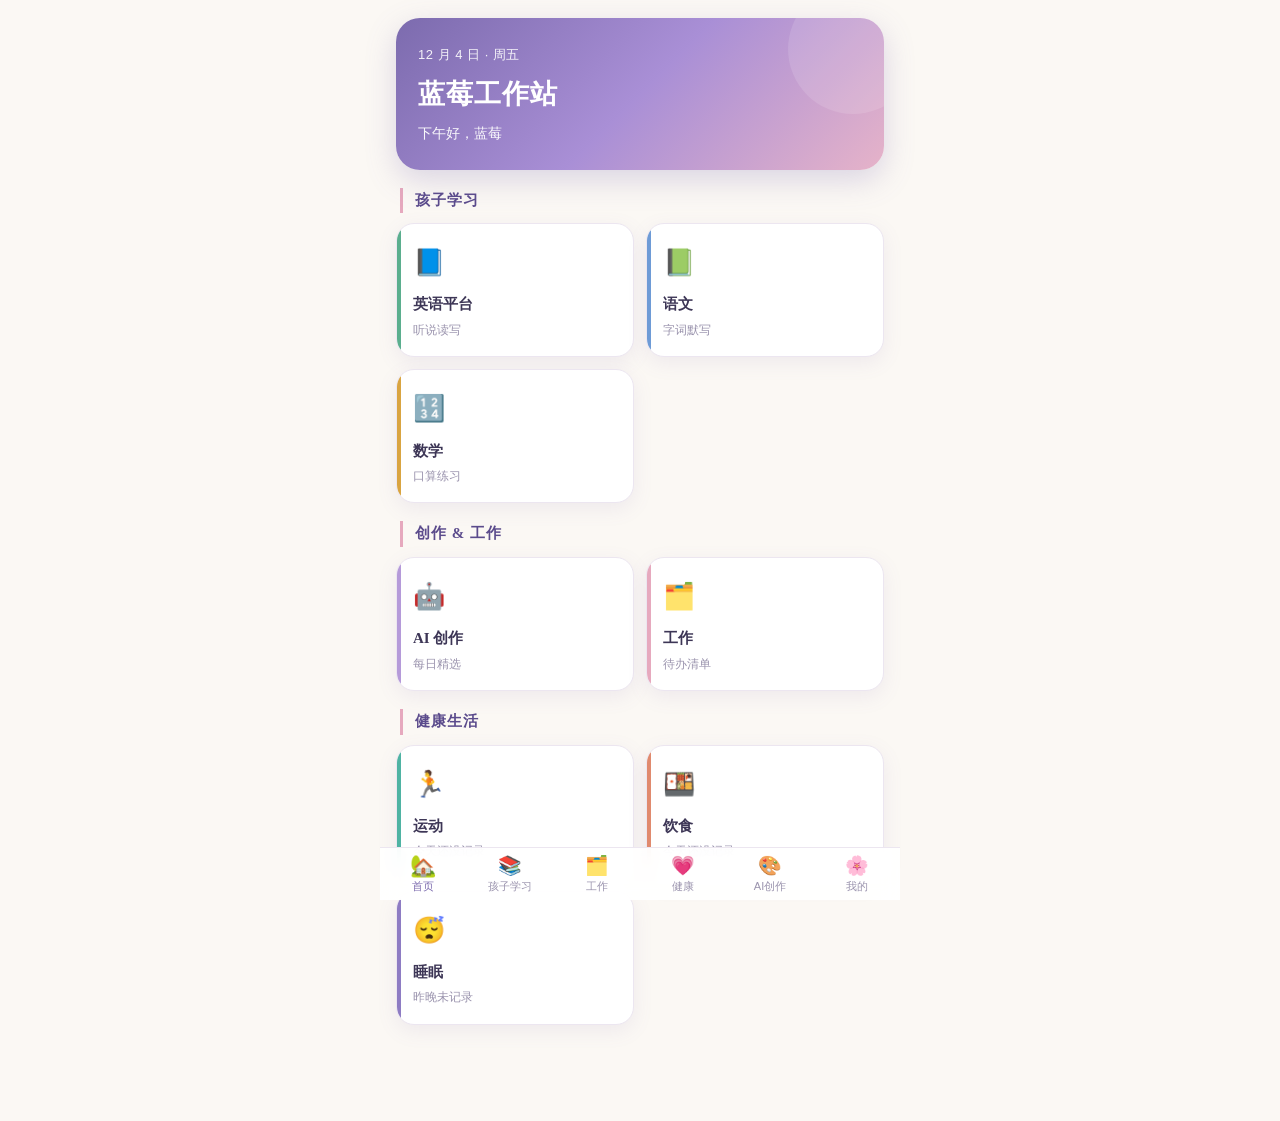
<file: index.html>
<!DOCTYPE html>
<html lang="zh-CN">
<head>
<meta charset="UTF-8">
<meta name="viewport" content="width=device-width, initial-scale=1.0, viewport-fit=cover">
<title>蓝莓工作站</title>
<link rel="manifest" href="manifest.webmanifest">
<link rel="apple-touch-icon" href="icon-192.png">
<link rel="stylesheet" href="assets/style.css?v=3">
</head>
<body>
<div id="app">

  <!-- 首页 -->
  <section class="page active" id="page-home">
    <div class="hero">
      <div class="hero-date" id="heroDate">—</div>
      <h1 class="hero-title">蓝莓工作站</h1>
      <p class="hero-sub" id="heroHello">你好，蓝莓</p>
    </div>
    <div class="zone-wrap" id="zoneGrid"></div>
  </section>

  <!-- 孩子学习 -->
  <section class="page" id="page-learn">
    <div class="topbar"><button class="back" data-go="page-home">‹</button><span>孩子学习</span></div>
    <div class="card-list">
      <div class="module-card" data-accent="green" data-go="page-english"><span class="mc-ico">📘</span><div><div class="mc-title">英语平台</div><div class="mc-sub">译林 3-6 年级 · 听说读写</div></div><span class="mc-arrow">›</span></div>
      <div class="module-card" data-accent="blue" data-go="page-chinese"><span class="mc-ico">📗</span><div><div class="mc-title">语文平台</div><div class="mc-sub">字词默写 · 背诵打卡</div></div><span class="mc-arrow">›</span></div>
      <div class="module-card" data-accent="amber" data-go="page-math"><span class="mc-ico">🔢</span><div><div class="mc-title">数学平台</div><div class="mc-sub">口算练习 · 闯关</div></div><span class="mc-arrow">›</span></div>
    </div>
  </section>

  <!-- 工作 -->
  <section class="page" id="page-work">
    <div class="topbar"><button class="back" data-go="page-home">‹</button><span>工作</span></div>
    <div class="form-row">
      <input id="wkTask" placeholder="今天想完成的一件事…">
      <button class="btn-primary" id="wkAdd">添加</button>
    </div>
    <div class="card-list" id="wkList"></div>
  </section>

  <!-- 健康 -->
  <section class="page" id="page-health">
    <div class="topbar"><button class="back" data-go="page-home">‹</button><span>健康</span></div>
    <div class="card-list">
      <div class="module-card" data-accent="teal" data-go="page-exercise"><span class="mc-ico">🏃</span><div><div class="mc-title">运动记录</div><div class="mc-sub" id="exSummary">今天还没记录</div></div><span class="mc-arrow">›</span></div>
      <div class="module-card" data-accent="coral" data-go="page-diet"><span class="mc-ico">🍱</span><div><div class="mc-title">饮食</div><div class="mc-sub" id="dietSummary">今天还没记录</div></div><span class="mc-arrow">›</span></div>
      <div class="module-card" data-accent="indigo" data-go="page-sleep"><span class="mc-ico">😴</span><div><div class="mc-title">睡眠</div><div class="mc-sub" id="sleepSummary">昨晚未记录</div></div><span class="mc-arrow">›</span></div>
    </div>
  </section>

  <!-- AI 创作 -->
  <section class="page" id="page-ai">
    <div class="topbar"><button class="back" data-go="page-home">‹</button><span>AI 创作</span></div>
    <div class="card-list" id="aiList"></div>
    <p class="hint">聚焦 AI Coding &amp; 具身智能 · 每日精选创作灵感。新日报随时可生成。</p>
  </section>

  <!-- 我的 -->
  <section class="page" id="page-about">
    <div class="topbar"><button class="back" data-go="page-home">‹</button><span>我的</span></div>
    <div class="about">
      <div class="about-avatar">蓝</div>
      <h2>蓝莓工作站</h2>
      <p class="muted">一个链接，装下工作、家庭学习与个人健康。</p>
      <ul class="about-list">
        <li>创作 / 工作：AI 创作日报 · 待办清单</li>
        <li>家庭学习：英语 · 语文 · 数学（孩子学习）</li>
        <li>个人健康：运动 · 饮食 · 睡眠</li>
      </ul>
      <p class="muted small">数据均保存在本机，不上传服务器。</p>
    </div>
  </section>

  <!-- 英语（嵌入） -->
  <section class="page" id="page-english">
    <div class="topbar"><button class="back" data-go="page-learn">‹</button><span>英语平台</span></div>
    <iframe id="englishFrame" class="embed" src="https://guoguo2009.github.io/english-desk/" title="英语平台"></iframe>
  </section>

  <!-- 语文 -->
  <section class="page" id="page-chinese">
    <div class="topbar"><button class="back" data-go="page-learn">‹</button><span>语文 · 字词本</span></div>
    <div class="form-row">
      <input id="cnWord" placeholder="字词，如：蜿蜒">
      <input id="cnPy" placeholder="拼音">
      <input id="cnMean" placeholder="释义">
      <button class="btn-primary" id="cnAdd">添加</button>
    </div>
    <div class="card-list" id="cnList"></div>
  </section>

  <!-- 数学 -->
  <section class="page" id="page-math">
    <div class="topbar"><button class="back" data-go="page-learn">‹</button><span>数学 · 口算</span></div>
    <div class="quiz" id="quizBox"></div>
    <div class="form-row">
      <input id="mathAns" placeholder="答案" inputmode="numeric">
      <button class="btn-primary" id="mathCheck">提交</button>
      <button class="btn-ghost" id="mathNext">下一题</button>
    </div>
    <p class="hint" id="mathResult"></p>
  </section>

  <!-- 运动 -->
  <section class="page" id="page-exercise">
    <div class="topbar"><button class="back" data-go="page-health">‹</button><span>运动记录</span></div>
    <div class="form-row">
      <select id="exType"><option>跑步</option><option>步行</option><option>骑行</option><option>力量</option><option>球类</option><option>其他</option></select>
      <input id="exMin" type="number" placeholder="分钟" inputmode="numeric">
      <button class="btn-primary" id="exAdd">记录</button>
    </div>
    <div class="card-list" id="exList"></div>
  </section>

  <!-- 饮食 -->
  <section class="page" id="page-diet">
    <div class="topbar"><button class="back" data-go="page-health">‹</button><span>饮食</span></div>
    <div class="form-row">
      <select id="dietMeal"><option>早餐</option><option>午餐</option><option>晚餐</option><option>加餐</option></select>
      <input id="dietFood" placeholder="吃了什么">
      <button class="btn-primary" id="dietAdd">记录</button>
    </div>
    <div class="card-list" id="dietList"></div>
  </section>

  <!-- 睡眠 -->
  <section class="page" id="page-sleep">
    <div class="topbar"><button class="back" data-go="page-health">‹</button><span>睡眠</span></div>
    <div class="form-row">
      <input id="slBed" type="time" value="22:30">
      <input id="slWake" type="time" value="07:00">
      <select id="slQuality"><option value="5">质量好</option><option value="4">较好</option><option value="3">一般</option><option value="2">偏差</option><option value="1">很差</option></select>
    </div>
    <div class="form-row">
      <button class="btn-primary" id="slAdd">记录昨晚</button>
    </div>
    <div class="card-list" id="slList"></div>
  </section>

  <!-- 底部导航 -->
  <nav class="tabbar">
    <button class="tab active" data-go="page-home"><span>🏡</span>首页</button>
    <button class="tab" data-go="page-learn"><span>📚</span>孩子学习</button>
    <button class="tab" data-go="page-work"><span>🗂️</span>工作</button>
    <button class="tab" data-go="page-health"><span>💗</span>健康</button>
    <button class="tab" data-go="page-ai"><span>🎨</span>AI创作</button>
    <button class="tab" data-go="page-about"><span>🌸</span>我的</button>
  </nav>

  <div id="installBar" class="install-bar" hidden>
    <span>添加到主屏幕，随时打开蓝莓工作站</span>
    <button id="installBtn">安装</button>
    <button id="installClose">✕</button>
  </div>
</div>
<script src="assets/app.js?v=3"></script>
</body>
</html>
</file>
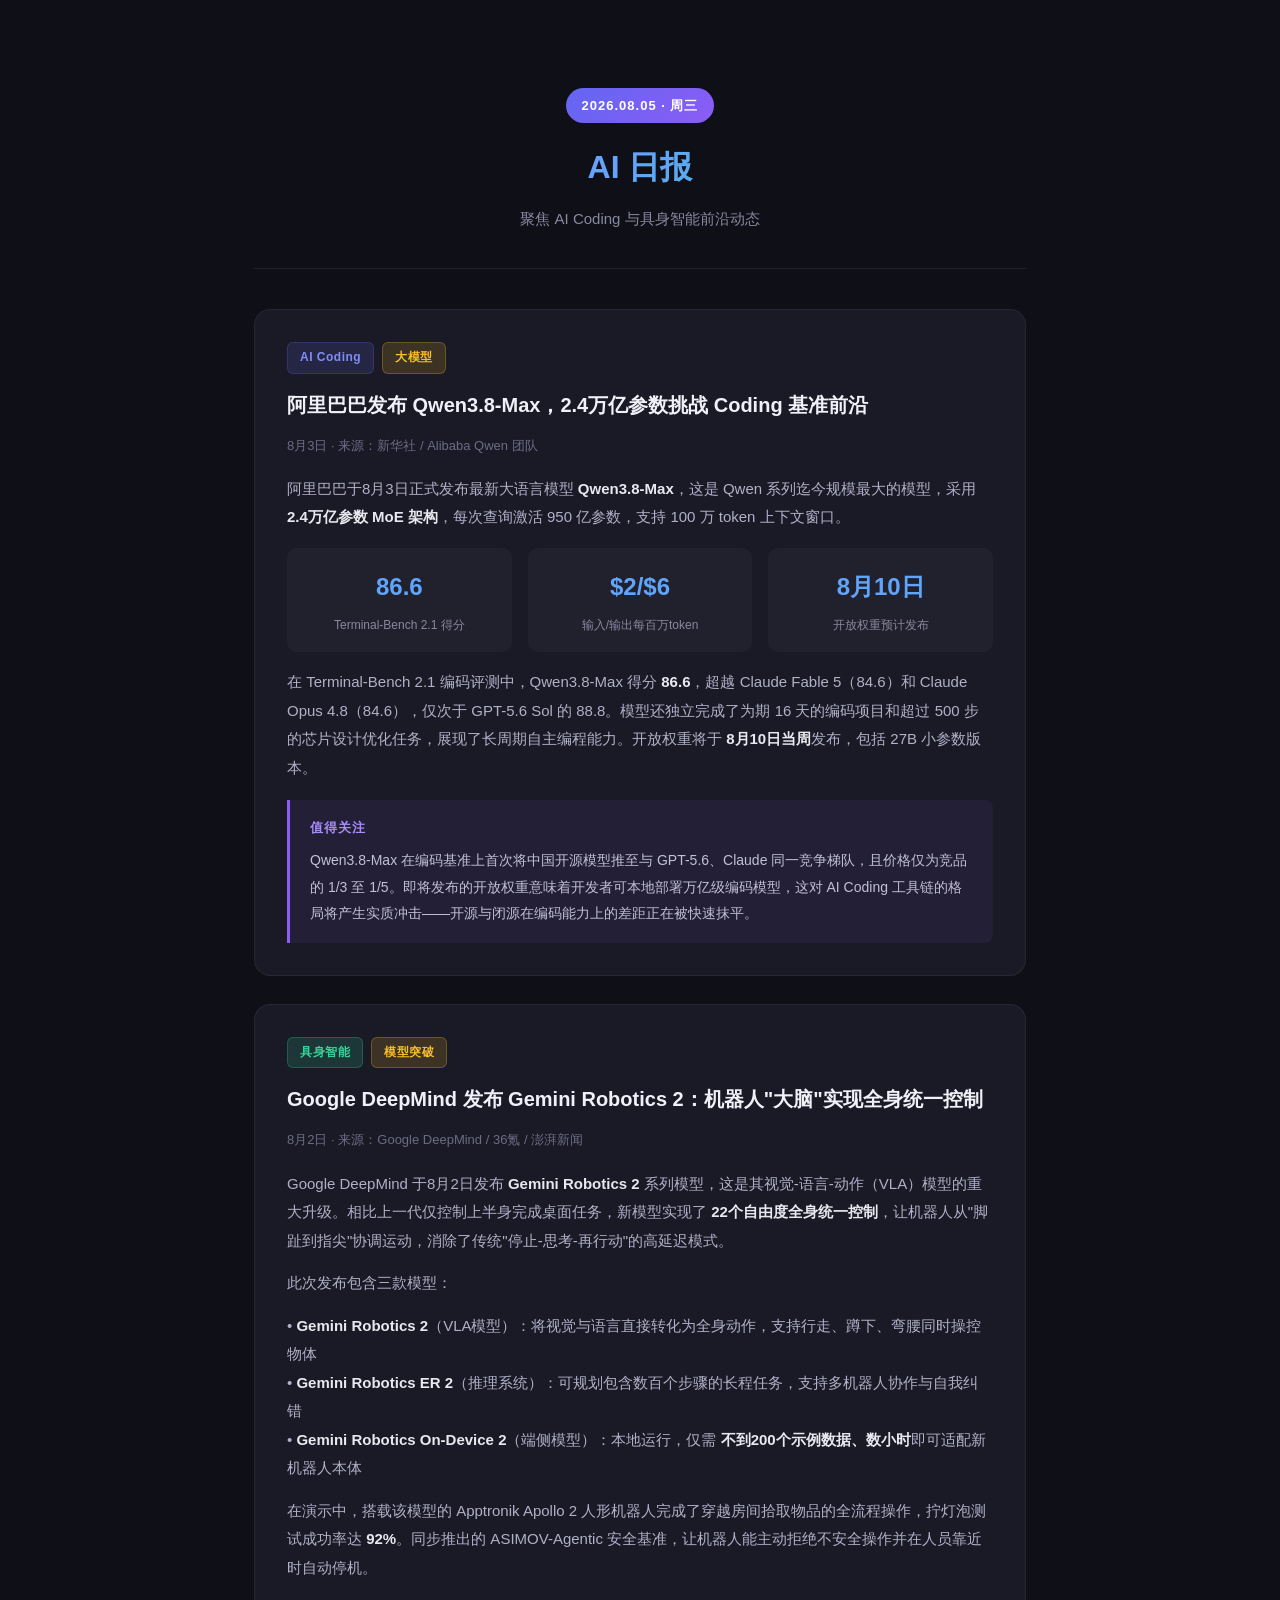
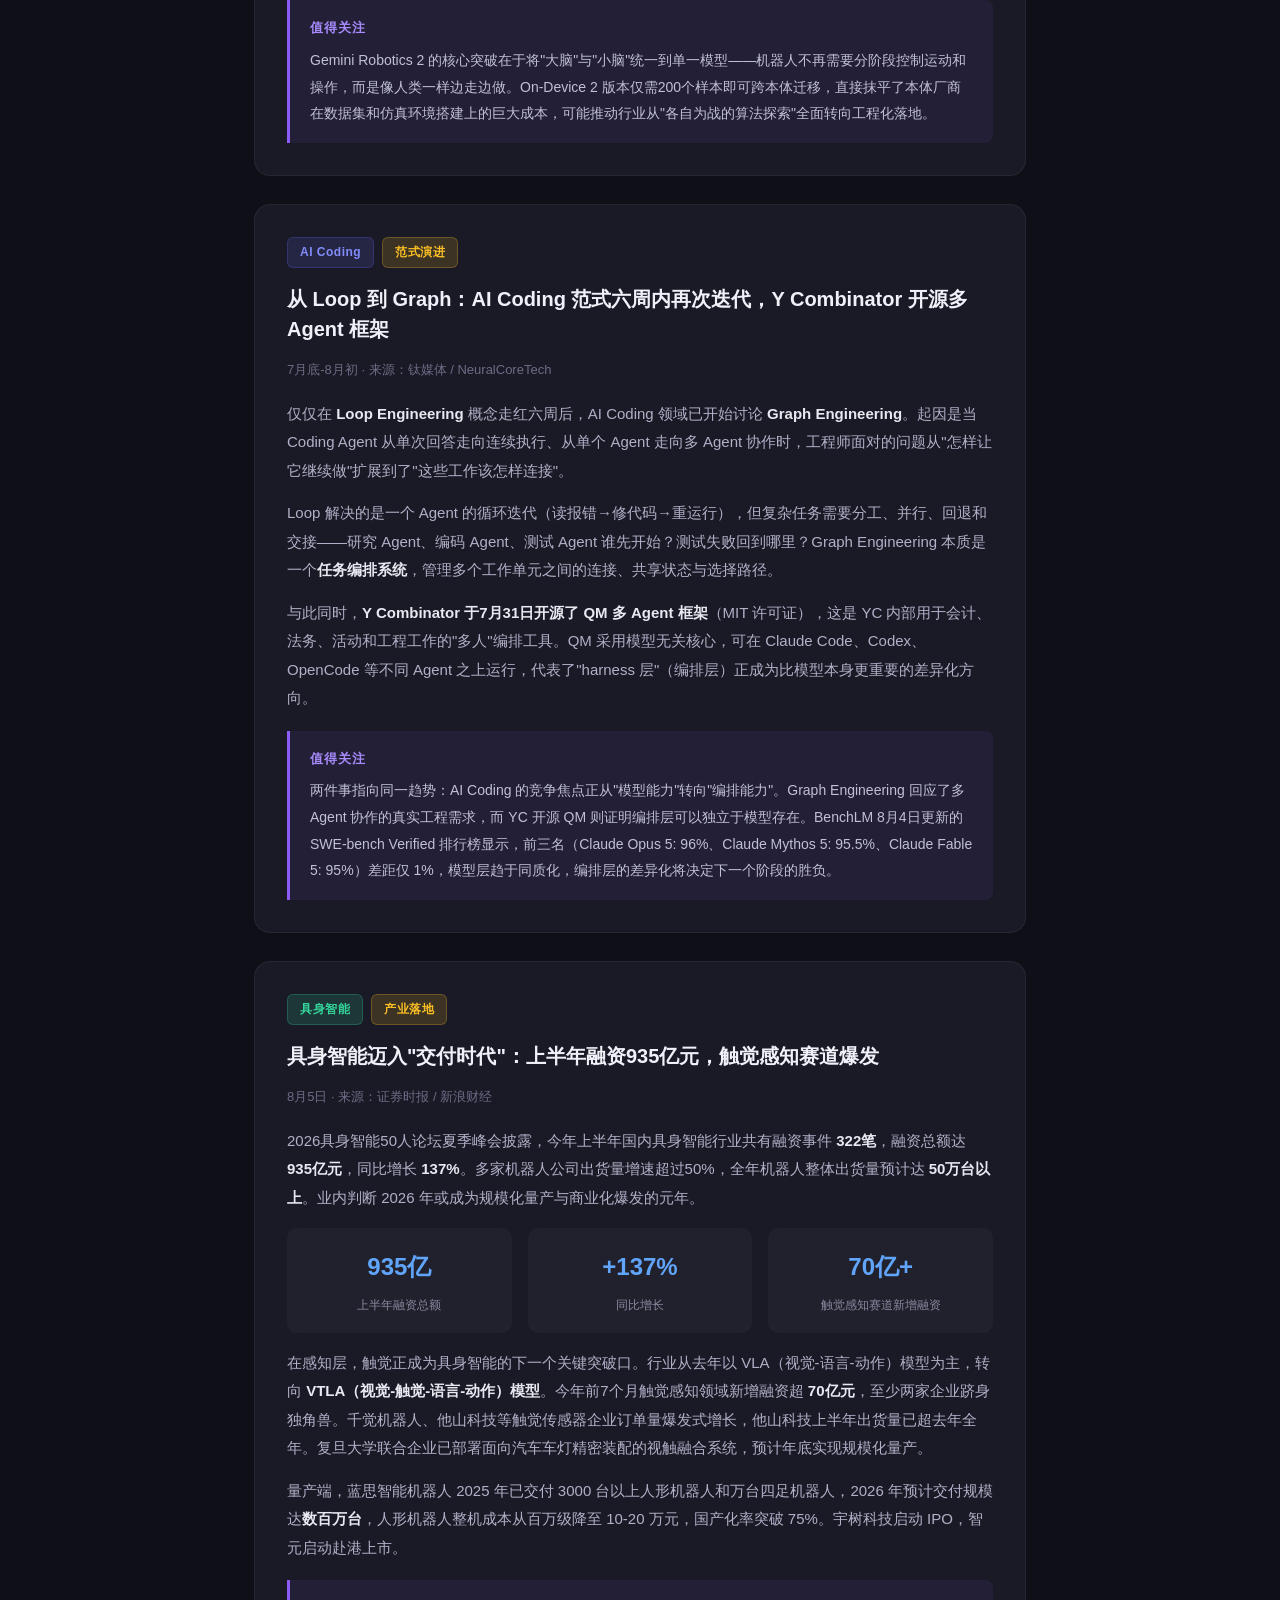
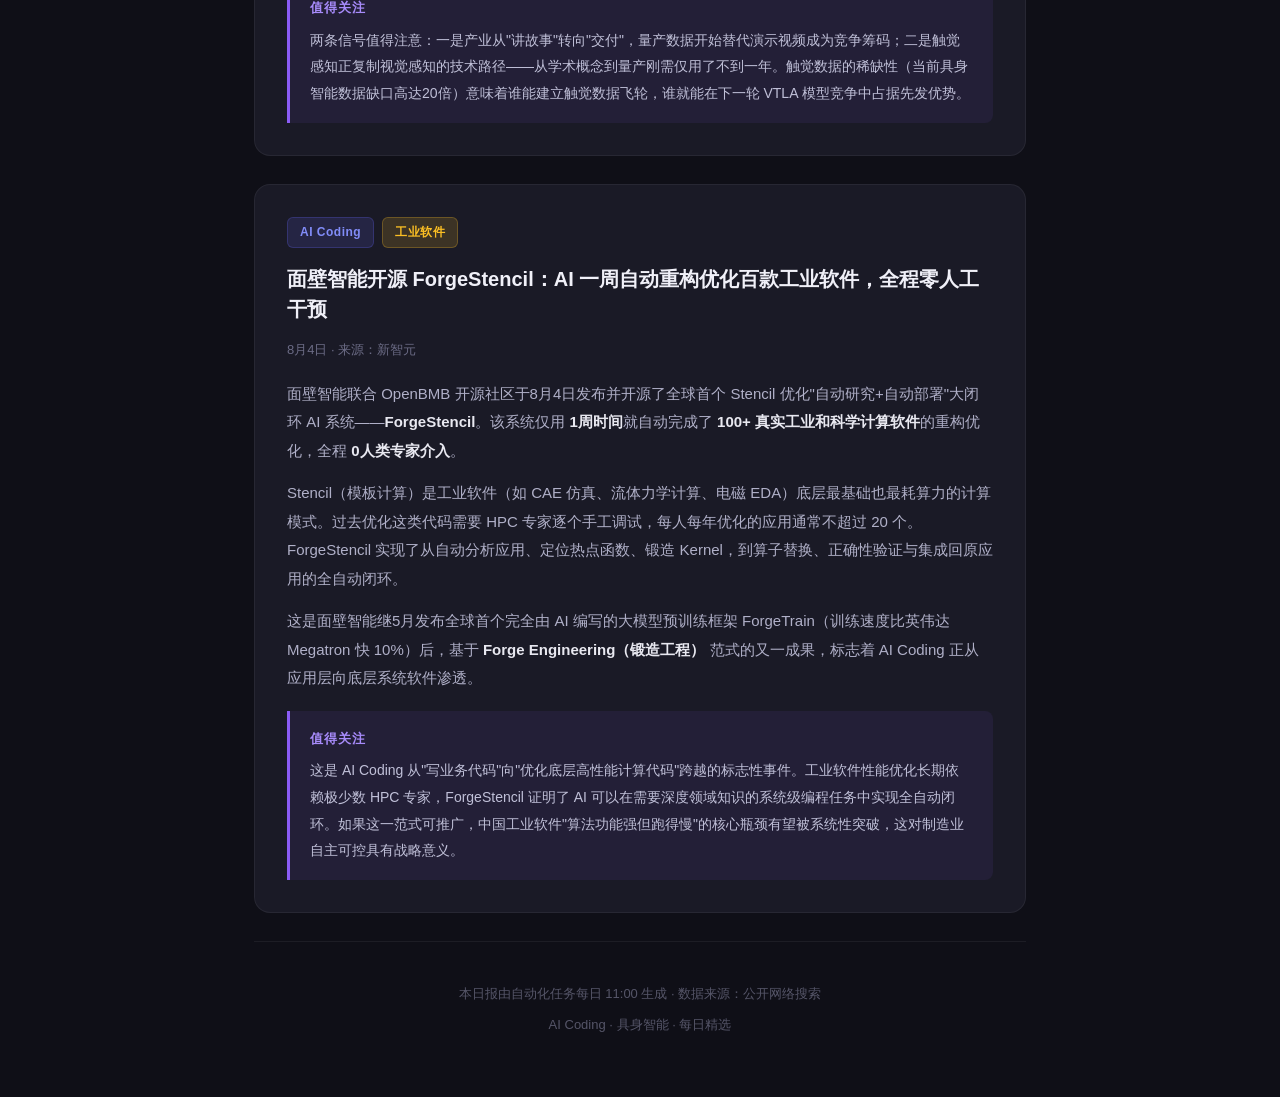
<file: ai-daily/2026-08-05.html>
<!DOCTYPE html>
<html lang="zh-CN">
<head>
<meta charset="UTF-8">
<meta name="viewport" content="width=device-width, initial-scale=1.0">
<title>AI 日报 · 2026年8月5日</title>
<style>
  * { margin: 0; padding: 0; box-sizing: border-box; }
  body {
    font-family: -apple-system, BlinkMacSystemFont, "Segoe UI", "PingFang SC", "Noto Sans SC", "Microsoft YaHei", sans-serif;
    background: #0f0f17;
    color: #e0e0e8;
    line-height: 1.8;
    padding: 0;
  }
  .container {
    max-width: 820px;
    margin: 0 auto;
    padding: 40px 24px 60px;
  }
  .header {
    text-align: center;
    padding: 48px 0 36px;
    border-bottom: 1px solid rgba(255,255,255,0.08);
    margin-bottom: 40px;
  }
  .header .date-badge {
    display: inline-block;
    background: linear-gradient(135deg, #6366f1, #8b5cf6);
    color: #fff;
    font-size: 13px;
    font-weight: 600;
    padding: 6px 16px;
    border-radius: 20px;
    margin-bottom: 16px;
    letter-spacing: 1px;
  }
  .header h1 {
    font-size: 32px;
    font-weight: 800;
    background: linear-gradient(135deg, #a78bfa, #60a5fa, #34d399);
    -webkit-background-clip: text;
    -webkit-text-fill-color: transparent;
    background-clip: text;
    margin-bottom: 8px;
  }
  .header .subtitle {
    font-size: 15px;
    color: #8888a0;
  }
  .news-item {
    background: #1a1a26;
    border: 1px solid rgba(255,255,255,0.06);
    border-radius: 16px;
    padding: 32px;
    margin-bottom: 28px;
    transition: border-color 0.3s ease, transform 0.2s ease;
  }
  .news-item:hover {
    border-color: rgba(139,92,246,0.3);
    transform: translateY(-2px);
  }
  .news-item .tags {
    display: flex;
    gap: 8px;
    margin-bottom: 16px;
    flex-wrap: wrap;
  }
  .tag {
    font-size: 12px;
    font-weight: 600;
    padding: 4px 12px;
    border-radius: 6px;
    letter-spacing: 0.5px;
  }
  .tag.coding {
    background: rgba(99,102,241,0.15);
    color: #818cf8;
    border: 1px solid rgba(99,102,241,0.25);
  }
  .tag.embodied {
    background: rgba(52,211,153,0.15);
    color: #34d399;
    border: 1px solid rgba(52,211,153,0.25);
  }
  .tag.industry {
    background: rgba(251,191,36,0.15);
    color: #fbbf24;
    border: 1px solid rgba(251,191,36,0.25);
  }
  .news-item h2 {
    font-size: 20px;
    font-weight: 700;
    color: #f0f0f8;
    margin-bottom: 14px;
    line-height: 1.5;
  }
  .news-item .meta {
    font-size: 13px;
    color: #6b6b85;
    margin-bottom: 18px;
  }
  .news-item .content {
    font-size: 15px;
    color: #b0b0c8;
    line-height: 1.9;
  }
  .news-item .content p {
    margin-bottom: 14px;
  }
  .news-item .content strong {
    color: #e8e8f0;
    font-weight: 600;
  }
  .news-item .why {
    margin-top: 18px;
    padding: 16px 20px;
    background: rgba(139,92,246,0.08);
    border-left: 3px solid #8b5cf6;
    border-radius: 0 8px 8px 0;
    font-size: 14px;
    color: #c0c0d8;
  }
  .news-item .why .label {
    color: #a78bfa;
    font-weight: 700;
    font-size: 13px;
    text-transform: uppercase;
    letter-spacing: 1px;
    margin-bottom: 6px;
    display: block;
  }
  .highlight-box {
    background: linear-gradient(135deg, rgba(99,102,241,0.1), rgba(139,92,246,0.08));
    border: 1px solid rgba(139,92,246,0.2);
    border-radius: 12px;
    padding: 20px 24px;
    margin: 16px 0;
    font-size: 14px;
  }
  .highlight-box .num {
    font-size: 28px;
    font-weight: 800;
    color: #a78bfa;
  }
  .stats-row {
    display: flex;
    gap: 16px;
    margin: 16px 0;
    flex-wrap: wrap;
  }
  .stat-card {
    flex: 1;
    min-width: 140px;
    background: rgba(255,255,255,0.03);
    border-radius: 10px;
    padding: 16px;
    text-align: center;
  }
  .stat-card .num {
    font-size: 24px;
    font-weight: 800;
    color: #60a5fa;
  }
  .stat-card .label {
    font-size: 12px;
    color: #8888a0;
    margin-top: 4px;
  }
  .footer {
    text-align: center;
    padding: 40px 0 0;
    border-top: 1px solid rgba(255,255,255,0.06);
    margin-top: 20px;
  }
  .footer p {
    font-size: 13px;
    color: #555568;
  }
  .source-link {
    color: #6366f1;
    text-decoration: none;
    font-size: 13px;
  }
  .source-link:hover {
    text-decoration: underline;
  }
</style>
</head>
<body>
<div class="container">

  <div class="header">
    <span class="date-badge">2026.08.05 · 周三</span>
    <h1>AI 日报</h1>
    <p class="subtitle">聚焦 AI Coding 与具身智能前沿动态</p>
  </div>

  <!-- News 1 -->
  <div class="news-item">
    <div class="tags">
      <span class="tag coding">AI Coding</span>
      <span class="tag industry">大模型</span>
    </div>
    <h2>阿里巴巴发布 Qwen3.8-Max，2.4万亿参数挑战 Coding 基准前沿</h2>
    <div class="meta">8月3日 · 来源：新华社 / Alibaba Qwen 团队</div>
    <div class="content">
      <p>阿里巴巴于8月3日正式发布最新大语言模型 <strong>Qwen3.8-Max</strong>，这是 Qwen 系列迄今规模最大的模型，采用 <strong>2.4万亿参数 MoE 架构</strong>，每次查询激活 950 亿参数，支持 100 万 token 上下文窗口。</p>
      <div class="stats-row">
        <div class="stat-card">
          <div class="num">86.6</div>
          <div class="label">Terminal-Bench 2.1 得分</div>
        </div>
        <div class="stat-card">
          <div class="num">$2/$6</div>
          <div class="label">输入/输出每百万token</div>
        </div>
        <div class="stat-card">
          <div class="num">8月10日</div>
          <div class="label">开放权重预计发布</div>
        </div>
      </div>
      <p>在 Terminal-Bench 2.1 编码评测中，Qwen3.8-Max 得分 <strong>86.6</strong>，超越 Claude Fable 5（84.6）和 Claude Opus 4.8（84.6），仅次于 GPT-5.6 Sol 的 88.8。模型还独立完成了为期 16 天的编码项目和超过 500 步的芯片设计优化任务，展现了长周期自主编程能力。开放权重将于 <strong>8月10日当周</strong>发布，包括 27B 小参数版本。</p>
      <div class="why">
        <span class="label">值得关注</span>
        Qwen3.8-Max 在编码基准上首次将中国开源模型推至与 GPT-5.6、Claude 同一竞争梯队，且价格仅为竞品的 1/3 至 1/5。即将发布的开放权重意味着开发者可本地部署万亿级编码模型，这对 AI Coding 工具链的格局将产生实质冲击——开源与闭源在编码能力上的差距正在被快速抹平。
      </div>
    </div>
  </div>

  <!-- News 2 -->
  <div class="news-item">
    <div class="tags">
      <span class="tag embodied">具身智能</span>
      <span class="tag industry">模型突破</span>
    </div>
    <h2>Google DeepMind 发布 Gemini Robotics 2：机器人"大脑"实现全身统一控制</h2>
    <div class="meta">8月2日 · 来源：Google DeepMind / 36氪 / 澎湃新闻</div>
    <div class="content">
      <p>Google DeepMind 于8月2日发布 <strong>Gemini Robotics 2</strong> 系列模型，这是其视觉-语言-动作（VLA）模型的重大升级。相比上一代仅控制上半身完成桌面任务，新模型实现了 <strong>22个自由度全身统一控制</strong>，让机器人从"脚趾到指尖"协调运动，消除了传统"停止-思考-再行动"的高延迟模式。</p>
      <p>此次发布包含三款模型：</p>
      <p>• <strong>Gemini Robotics 2</strong>（VLA模型）：将视觉与语言直接转化为全身动作，支持行走、蹲下、弯腰同时操控物体<br>
      • <strong>Gemini Robotics ER 2</strong>（推理系统）：可规划包含数百个步骤的长程任务，支持多机器人协作与自我纠错<br>
      • <strong>Gemini Robotics On-Device 2</strong>（端侧模型）：本地运行，仅需 <strong>不到200个示例数据、数小时</strong>即可适配新机器人本体</p>
      <p>在演示中，搭载该模型的 Apptronik Apollo 2 人形机器人完成了穿越房间拾取物品的全流程操作，拧灯泡测试成功率达 <strong>92%</strong>。同步推出的 ASIMOV-Agentic 安全基准，让机器人能主动拒绝不安全操作并在人员靠近时自动停机。</p>
      <div class="why">
        <span class="label">值得关注</span>
        Gemini Robotics 2 的核心突破在于将"大脑"与"小脑"统一到单一模型——机器人不再需要分阶段控制运动和操作，而是像人类一样边走边做。On-Device 2 版本仅需200个样本即可跨本体迁移，直接抹平了本体厂商在数据集和仿真环境搭建上的巨大成本，可能推动行业从"各自为战的算法探索"全面转向工程化落地。
      </div>
    </div>
  </div>

  <!-- News 3 -->
  <div class="news-item">
    <div class="tags">
      <span class="tag coding">AI Coding</span>
      <span class="tag industry">范式演进</span>
    </div>
    <h2>从 Loop 到 Graph：AI Coding 范式六周内再次迭代，Y Combinator 开源多 Agent 框架</h2>
    <div class="meta">7月底-8月初 · 来源：钛媒体 / NeuralCoreTech</div>
    <div class="content">
      <p>仅仅在 <strong>Loop Engineering</strong> 概念走红六周后，AI Coding 领域已开始讨论 <strong>Graph Engineering</strong>。起因是当 Coding Agent 从单次回答走向连续执行、从单个 Agent 走向多 Agent 协作时，工程师面对的问题从"怎样让它继续做"扩展到了"这些工作该怎样连接"。</p>
      <p>Loop 解决的是一个 Agent 的循环迭代（读报错→修代码→重运行），但复杂任务需要分工、并行、回退和交接——研究 Agent、编码 Agent、测试 Agent 谁先开始？测试失败回到哪里？Graph Engineering 本质是一个<strong>任务编排系统</strong>，管理多个工作单元之间的连接、共享状态与选择路径。</p>
      <p>与此同时，<strong>Y Combinator 于7月31日开源了 QM 多 Agent 框架</strong>（MIT 许可证），这是 YC 内部用于会计、法务、活动和工程工作的"多人"编排工具。QM 采用模型无关核心，可在 Claude Code、Codex、OpenCode 等不同 Agent 之上运行，代表了"harness 层"（编排层）正成为比模型本身更重要的差异化方向。</p>
      <div class="why">
        <span class="label">值得关注</span>
        两件事指向同一趋势：AI Coding 的竞争焦点正从"模型能力"转向"编排能力"。Graph Engineering 回应了多 Agent 协作的真实工程需求，而 YC 开源 QM 则证明编排层可以独立于模型存在。BenchLM 8月4日更新的 SWE-bench Verified 排行榜显示，前三名（Claude Opus 5: 96%、Claude Mythos 5: 95.5%、Claude Fable 5: 95%）差距仅 1%，模型层趋于同质化，编排层的差异化将决定下一个阶段的胜负。
      </div>
    </div>
  </div>

  <!-- News 4 -->
  <div class="news-item">
    <div class="tags">
      <span class="tag embodied">具身智能</span>
      <span class="tag industry">产业落地</span>
    </div>
    <h2>具身智能迈入"交付时代"：上半年融资935亿元，触觉感知赛道爆发</h2>
    <div class="meta">8月5日 · 来源：证券时报 / 新浪财经</div>
    <div class="content">
      <p>2026具身智能50人论坛夏季峰会披露，今年上半年国内具身智能行业共有融资事件 <strong>322笔</strong>，融资总额达 <strong>935亿元</strong>，同比增长 <strong>137%</strong>。多家机器人公司出货量增速超过50%，全年机器人整体出货量预计达 <strong>50万台以上</strong>。业内判断 2026 年或成为规模化量产与商业化爆发的元年。</p>
      <div class="stats-row">
        <div class="stat-card">
          <div class="num">935亿</div>
          <div class="label">上半年融资总额</div>
        </div>
        <div class="stat-card">
          <div class="num">+137%</div>
          <div class="label">同比增长</div>
        </div>
        <div class="stat-card">
          <div class="num">70亿+</div>
          <div class="label">触觉感知赛道新增融资</div>
        </div>
      </div>
      <p>在感知层，触觉正成为具身智能的下一个关键突破口。行业从去年以 VLA（视觉-语言-动作）模型为主，转向 <strong>VTLA（视觉-触觉-语言-动作）模型</strong>。今年前7个月触觉感知领域新增融资超 <strong>70亿元</strong>，至少两家企业跻身独角兽。千觉机器人、他山科技等触觉传感器企业订单量爆发式增长，他山科技上半年出货量已超去年全年。复旦大学联合企业已部署面向汽车车灯精密装配的视触融合系统，预计年底实现规模化量产。</p>
      <p>量产端，蓝思智能机器人 2025 年已交付 3000 台以上人形机器人和万台四足机器人，2026 年预计交付规模达<strong>数百万台</strong>，人形机器人整机成本从百万级降至 10-20 万元，国产化率突破 75%。宇树科技启动 IPO，智元启动赴港上市。</p>
      <div class="why">
        <span class="label">值得关注</span>
        两条信号值得注意：一是产业从"讲故事"转向"交付"，量产数据开始替代演示视频成为竞争筹码；二是触觉感知正复制视觉感知的技术路径——从学术概念到量产刚需仅用了不到一年。触觉数据的稀缺性（当前具身智能数据缺口高达20倍）意味着谁能建立触觉数据飞轮，谁就能在下一轮 VTLA 模型竞争中占据先发优势。
      </div>
    </div>
  </div>

  <!-- News 5 -->
  <div class="news-item">
    <div class="tags">
      <span class="tag coding">AI Coding</span>
      <span class="tag industry">工业软件</span>
    </div>
    <h2>面壁智能开源 ForgeStencil：AI 一周自动重构优化百款工业软件，全程零人工干预</h2>
    <div class="meta">8月4日 · 来源：新智元</div>
    <div class="content">
      <p>面壁智能联合 OpenBMB 开源社区于8月4日发布并开源了全球首个 Stencil 优化"自动研究+自动部署"大闭环 AI 系统——<strong>ForgeStencil</strong>。该系统仅用 <strong>1周时间</strong>就自动完成了 <strong>100+ 真实工业和科学计算软件</strong>的重构优化，全程 <strong>0人类专家介入</strong>。</p>
      <p>Stencil（模板计算）是工业软件（如 CAE 仿真、流体力学计算、电磁 EDA）底层最基础也最耗算力的计算模式。过去优化这类代码需要 HPC 专家逐个手工调试，每人每年优化的应用通常不超过 20 个。ForgeStencil 实现了从自动分析应用、定位热点函数、锻造 Kernel，到算子替换、正确性验证与集成回原应用的全自动闭环。</p>
      <p>这是面壁智能继5月发布全球首个完全由 AI 编写的大模型预训练框架 ForgeTrain（训练速度比英伟达 Megatron 快 10%）后，基于 <strong>Forge Engineering（锻造工程）</strong> 范式的又一成果，标志着 AI Coding 正从应用层向底层系统软件渗透。</p>
      <div class="why">
        <span class="label">值得关注</span>
        这是 AI Coding 从"写业务代码"向"优化底层高性能计算代码"跨越的标志性事件。工业软件性能优化长期依赖极少数 HPC 专家，ForgeStencil 证明了 AI 可以在需要深度领域知识的系统级编程任务中实现全自动闭环。如果这一范式可推广，中国工业软件"算法功能强但跑得慢"的核心瓶颈有望被系统性突破，这对制造业自主可控具有战略意义。
      </div>
    </div>
  </div>

  <div class="footer">
    <p>本日报由自动化任务每日 11:00 生成 · 数据来源：公开网络搜索</p>
    <p style="margin-top:8px;">AI Coding · 具身智能 · 每日精选</p>
  </div>

</div>
</body>
</html>
</file>
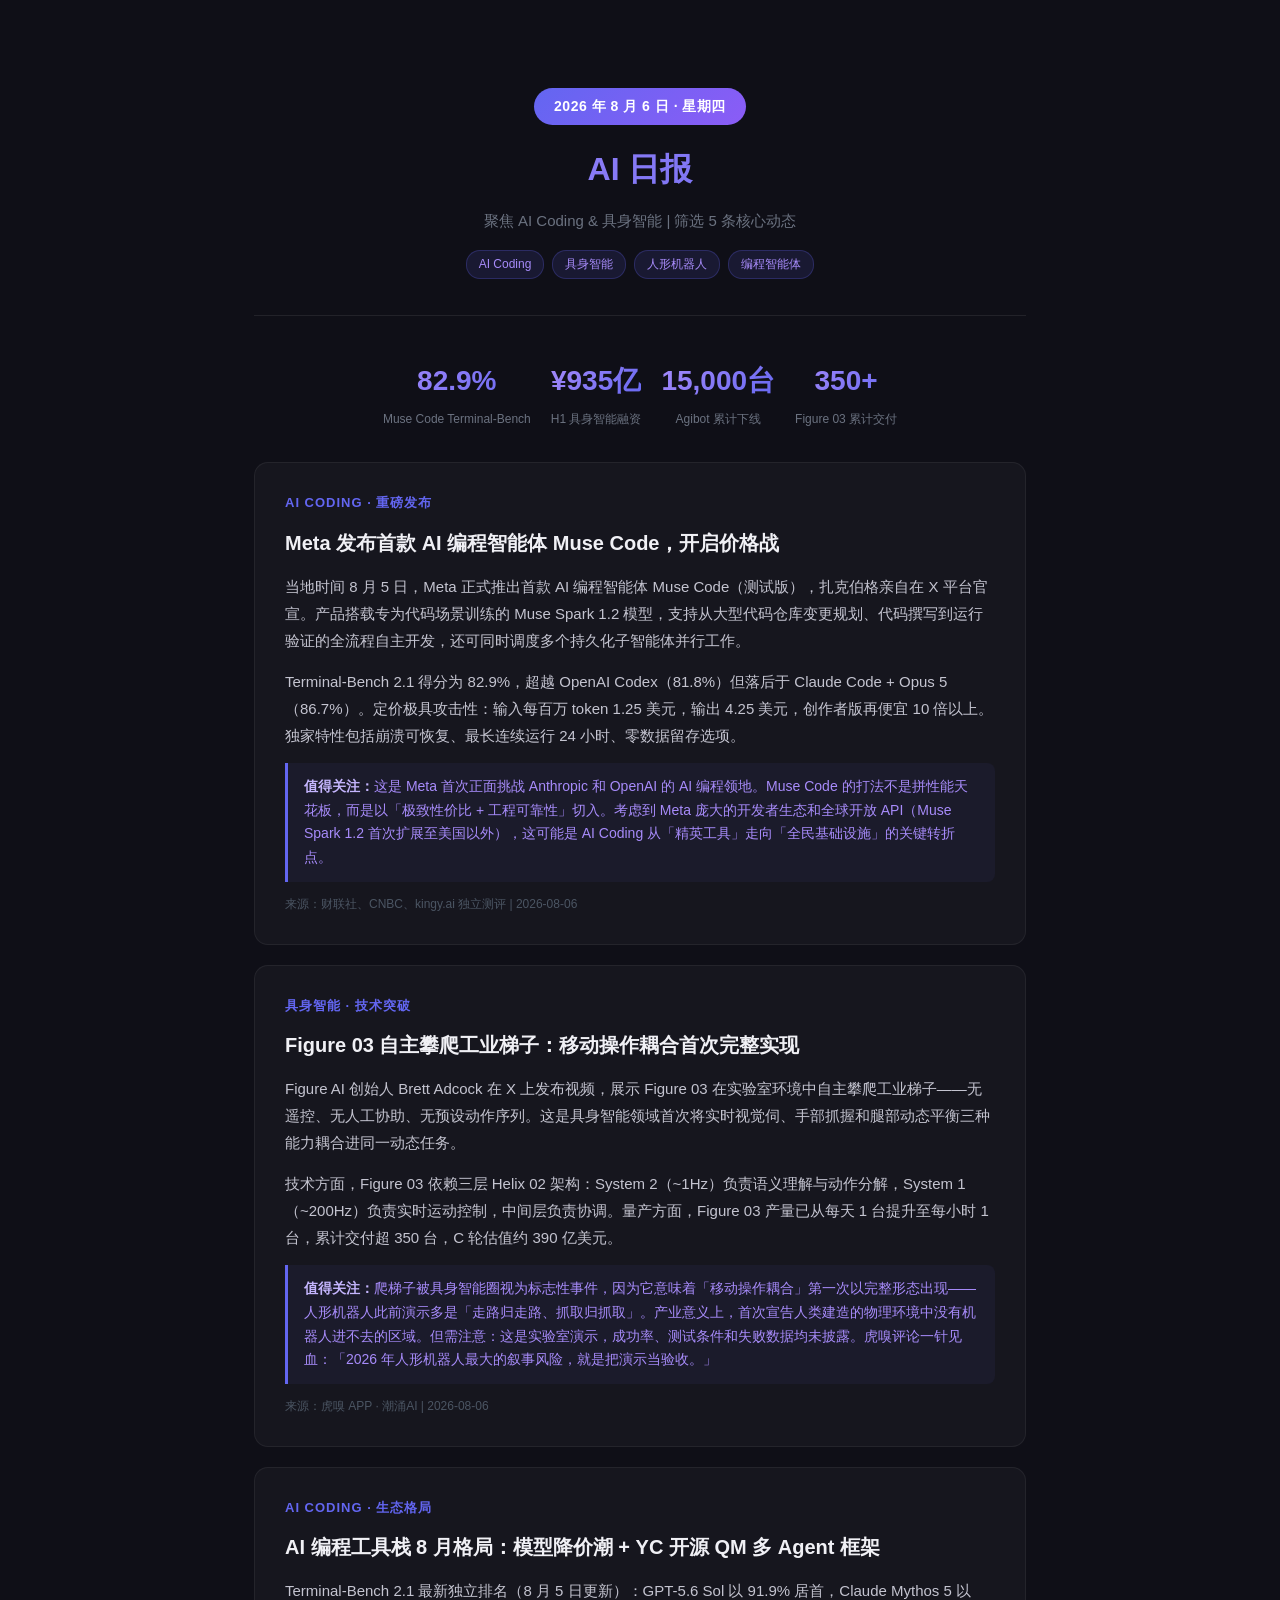
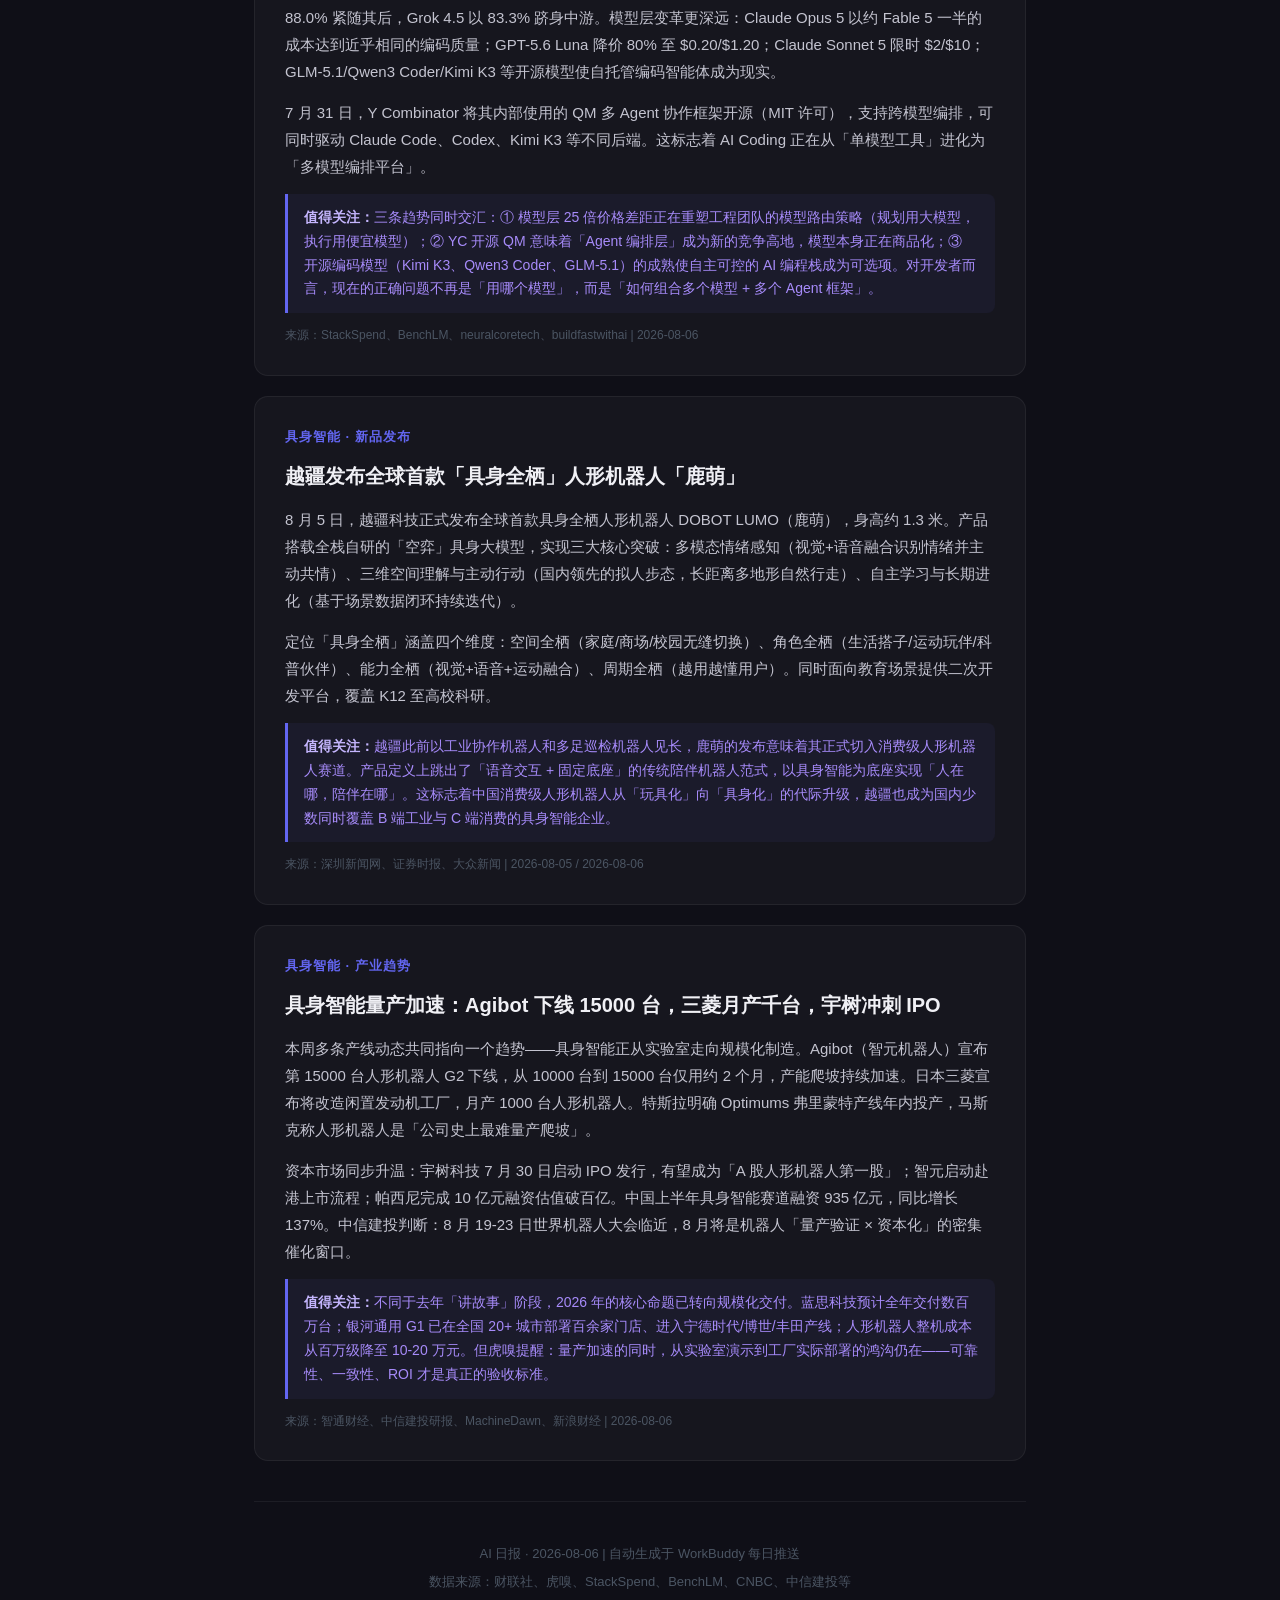
<file: ai-daily/2026-08-06.html>
<!DOCTYPE html>
<html lang="zh-CN">
<head>
<meta charset="UTF-8">
<meta name="viewport" content="width=device-width, initial-scale=1.0">
<title>AI 日报 · 2026年8月6日</title>
<style>
  * { margin: 0; padding: 0; box-sizing: border-box; }
  body {
    font-family: -apple-system, BlinkMacSystemFont, "Segoe UI", "PingFang SC", "Noto Sans SC", "Microsoft YaHei", sans-serif;
    background: #0f0f17;
    color: #e0e0e8;
    line-height: 1.8;
  }
  .container {
    max-width: 820px;
    margin: 0 auto;
    padding: 40px 24px 60px;
  }
  .header {
    text-align: center;
    padding: 48px 0 36px;
    border-bottom: 1px solid rgba(255,255,255,0.08);
    margin-bottom: 40px;
  }
  .header .date-badge {
    display: inline-block;
    background: linear-gradient(135deg, #6366f1, #8b5cf6);
    color: #fff;
    padding: 6px 20px;
    border-radius: 20px;
    font-size: 14px;
    font-weight: 600;
    letter-spacing: 0.5px;
    margin-bottom: 16px;
  }
  .header h1 {
    font-size: 32px;
    font-weight: 700;
    margin-bottom: 8px;
    background: linear-gradient(135deg, #a78bfa, #6366f1);
    -webkit-background-clip: text;
    -webkit-text-fill-color: transparent;
    background-clip: text;
  }
  .header .subtitle {
    color: #6b7280;
    font-size: 15px;
  }
  .focus-tags {
    display: flex;
    gap: 8px;
    justify-content: center;
    margin-top: 16px;
    flex-wrap: wrap;
  }
  .focus-tags span {
    background: rgba(99,102,241,0.12);
    border: 1px solid rgba(99,102,241,0.25);
    color: #a78bfa;
    padding: 3px 12px;
    border-radius: 14px;
    font-size: 12px;
    font-weight: 500;
  }
  .card {
    background: rgba(255,255,255,0.03);
    border: 1px solid rgba(255,255,255,0.06);
    border-radius: 14px;
    padding: 28px 30px;
    margin-bottom: 20px;
    transition: border-color 0.2s;
  }
  .card:hover {
    border-color: rgba(99,102,241,0.3);
  }
  .card .index {
    font-size: 13px;
    font-weight: 700;
    color: #6366f1;
    letter-spacing: 1px;
    margin-bottom: 10px;
  }
  .card h2 {
    font-size: 20px;
    font-weight: 700;
    margin-bottom: 12px;
    color: #f0f0f5;
  }
  .card .summary {
    color: #c4c4d0;
    font-size: 15px;
    margin-bottom: 14px;
  }
  .card .why {
    background: rgba(99,102,241,0.06);
    border-left: 3px solid #6366f1;
    padding: 12px 16px;
    border-radius: 0 8px 8px 0;
    font-size: 14px;
    color: #a78bfa;
    line-height: 1.7;
  }
  .card .why strong {
    color: #c4b5fd;
  }
  .card .source {
    font-size: 12px;
    color: #4b5563;
    margin-top: 12px;
  }
  .footer {
    text-align: center;
    padding: 40px 0 20px;
    border-top: 1px solid rgba(255,255,255,0.06);
    margin-top: 40px;
    color: #4b5563;
    font-size: 13px;
  }
  .stats-row {
    display: flex;
    gap: 20px;
    justify-content: center;
    margin-bottom: 32px;
  }
  .stat-item {
    text-align: center;
  }
  .stat-item .num {
    font-size: 28px;
    font-weight: 800;
    background: linear-gradient(135deg, #a78bfa, #6366f1);
    -webkit-background-clip: text;
    -webkit-text-fill-color: transparent;
    background-clip: text;
  }
  .stat-item .label {
    font-size: 12px;
    color: #6b7280;
    margin-top: 2px;
  }
  @media (max-width: 600px) {
    .container { padding: 24px 16px 40px; }
    .card { padding: 20px; }
    .header h1 { font-size: 26px; }
  }
</style>
</head>
<body>
<div class="container">

  <div class="header">
    <div class="date-badge">2026 年 8 月 6 日 · 星期四</div>
    <h1>AI 日报</h1>
    <p class="subtitle">聚焦 AI Coding &amp; 具身智能 | 筛选 5 条核心动态</p>
    <div class="focus-tags">
      <span>AI Coding</span><span>具身智能</span><span>人形机器人</span><span>编程智能体</span>
    </div>
  </div>

  <div class="stats-row">
    <div class="stat-item"><div class="num">82.9%</div><div class="label">Muse Code Terminal-Bench</div></div>
    <div class="stat-item"><div class="num">¥935亿</div><div class="label">H1 具身智能融资</div></div>
    <div class="stat-item"><div class="num">15,000台</div><div class="label">Agibot 累计下线</div></div>
    <div class="stat-item"><div class="num">350+</div><div class="label">Figure 03 累计交付</div></div>
  </div>

  <!-- Card 1 -->
  <div class="card">
    <div class="index">AI CODING · 重磅发布</div>
    <h2>Meta 发布首款 AI 编程智能体 Muse Code，开启价格战</h2>
    <p class="summary">
      当地时间 8 月 5 日，Meta 正式推出首款 AI 编程智能体 Muse Code（测试版），扎克伯格亲自在 X 平台官宣。产品搭载专为代码场景训练的 Muse Spark 1.2 模型，支持从大型代码仓库变更规划、代码撰写到运行验证的全流程自主开发，还可同时调度多个持久化子智能体并行工作。
    </p>
    <p class="summary">
      Terminal-Bench 2.1 得分为 82.9%，超越 OpenAI Codex（81.8%）但落后于 Claude Code + Opus 5（86.7%）。定价极具攻击性：输入每百万 token 1.25 美元，输出 4.25 美元，创作者版再便宜 10 倍以上。独家特性包括崩溃可恢复、最长连续运行 24 小时、零数据留存选项。
    </p>
    <div class="why">
      <strong>值得关注：</strong>这是 Meta 首次正面挑战 Anthropic 和 OpenAI 的 AI 编程领地。Muse Code 的打法不是拼性能天花板，而是以「极致性价比 + 工程可靠性」切入。考虑到 Meta 庞大的开发者生态和全球开放 API（Muse Spark 1.2 首次扩展至美国以外），这可能是 AI Coding 从「精英工具」走向「全民基础设施」的关键转折点。
    </div>
    <div class="source">来源：财联社、CNBC、kingy.ai 独立测评 | 2026-08-06</div>
  </div>

  <!-- Card 2 -->
  <div class="card">
    <div class="index">具身智能 · 技术突破</div>
    <h2>Figure 03 自主攀爬工业梯子：移动操作耦合首次完整实现</h2>
    <p class="summary">
      Figure AI 创始人 Brett Adcock 在 X 上发布视频，展示 Figure 03 在实验室环境中自主攀爬工业梯子——无遥控、无人工协助、无预设动作序列。这是具身智能领域首次将实时视觉伺、手部抓握和腿部动态平衡三种能力耦合进同一动态任务。
    </p>
    <p class="summary">
      技术方面，Figure 03 依赖三层 Helix 02 架构：System 2（~1Hz）负责语义理解与动作分解，System 1（~200Hz）负责实时运动控制，中间层负责协调。量产方面，Figure 03 产量已从每天 1 台提升至每小时 1 台，累计交付超 350 台，C 轮估值约 390 亿美元。
    </p>
    <div class="why">
      <strong>值得关注：</strong>爬梯子被具身智能圈视为标志性事件，因为它意味着「移动操作耦合」第一次以完整形态出现——人形机器人此前演示多是「走路归走路、抓取归抓取」。产业意义上，首次宣告人类建造的物理环境中没有机器人进不去的区域。但需注意：这是实验室演示，成功率、测试条件和失败数据均未披露。虎嗅评论一针见血：「2026 年人形机器人最大的叙事风险，就是把演示当验收。」
    </div>
    <div class="source">来源：虎嗅 APP · 潮涌AI | 2026-08-06</div>
  </div>

  <!-- Card 3 -->
  <div class="card">
    <div class="index">AI CODING · 生态格局</div>
    <h2>AI 编程工具栈 8 月格局：模型降价潮 + YC 开源 QM 多 Agent 框架</h2>
    <p class="summary">
      Terminal-Bench 2.1 最新独立排名（8 月 5 日更新）：GPT-5.6 Sol 以 91.9% 居首，Claude Mythos 5 以 88.0% 紧随其后，Grok 4.5 以 83.3% 跻身中游。模型层变革更深远：Claude Opus 5 以约 Fable 5 一半的成本达到近乎相同的编码质量；GPT-5.6 Luna 降价 80% 至 $0.20/$1.20；Claude Sonnet 5 限时 $2/$10；GLM-5.1/Qwen3 Coder/Kimi K3 等开源模型使自托管编码智能体成为现实。
    </p>
    <p class="summary">
      7 月 31 日，Y Combinator 将其内部使用的 QM 多 Agent 协作框架开源（MIT 许可），支持跨模型编排，可同时驱动 Claude Code、Codex、Kimi K3 等不同后端。这标志着 AI Coding 正在从「单模型工具」进化为「多模型编排平台」。
    </p>
    <div class="why">
      <strong>值得关注：</strong>三条趋势同时交汇：① 模型层 25 倍价格差距正在重塑工程团队的模型路由策略（规划用大模型，执行用便宜模型）；② YC 开源 QM 意味着「Agent 编排层」成为新的竞争高地，模型本身正在商品化；③ 开源编码模型（Kimi K3、Qwen3 Coder、GLM-5.1）的成熟使自主可控的 AI 编程栈成为可选项。对开发者而言，现在的正确问题不再是「用哪个模型」，而是「如何组合多个模型 + 多个 Agent 框架」。
    </div>
    <div class="source">来源：StackSpend、BenchLM、neuralcoretech、buildfastwithai | 2026-08-06</div>
  </div>

  <!-- Card 4 -->
  <div class="card">
    <div class="index">具身智能 · 新品发布</div>
    <h2>越疆发布全球首款「具身全栖」人形机器人「鹿萌」</h2>
    <p class="summary">
      8 月 5 日，越疆科技正式发布全球首款具身全栖人形机器人 DOBOT LUMO（鹿萌），身高约 1.3 米。产品搭载全栈自研的「空弈」具身大模型，实现三大核心突破：多模态情绪感知（视觉+语音融合识别情绪并主动共情）、三维空间理解与主动行动（国内领先的拟人步态，长距离多地形自然行走）、自主学习与长期进化（基于场景数据闭环持续迭代）。
    </p>
    <p class="summary">
      定位「具身全栖」涵盖四个维度：空间全栖（家庭/商场/校园无缝切换）、角色全栖（生活搭子/运动玩伴/科普伙伴）、能力全栖（视觉+语音+运动融合）、周期全栖（越用越懂用户）。同时面向教育场景提供二次开发平台，覆盖 K12 至高校科研。
    </p>
    <div class="why">
      <strong>值得关注：</strong>越疆此前以工业协作机器人和多足巡检机器人见长，鹿萌的发布意味着其正式切入消费级人形机器人赛道。产品定义上跳出了「语音交互 + 固定底座」的传统陪伴机器人范式，以具身智能为底座实现「人在哪，陪伴在哪」。这标志着中国消费级人形机器人从「玩具化」向「具身化」的代际升级，越疆也成为国内少数同时覆盖 B 端工业与 C 端消费的具身智能企业。
    </div>
    <div class="source">来源：深圳新闻网、证券时报、大众新闻 | 2026-08-05 / 2026-08-06</div>
  </div>

  <!-- Card 5 -->
  <div class="card">
    <div class="index">具身智能 · 产业趋势</div>
    <h2>具身智能量产加速：Agibot 下线 15000 台，三菱月产千台，宇树冲刺 IPO</h2>
    <p class="summary">
      本周多条产线动态共同指向一个趋势——具身智能正从实验室走向规模化制造。Agibot（智元机器人）宣布第 15000 台人形机器人 G2 下线，从 10000 台到 15000 台仅用约 2 个月，产能爬坡持续加速。日本三菱宣布将改造闲置发动机工厂，月产 1000 台人形机器人。特斯拉明确 Optimums 弗里蒙特产线年内投产，马斯克称人形机器人是「公司史上最难量产爬坡」。
    </p>
    <p class="summary">
      资本市场同步升温：宇树科技 7 月 30 日启动 IPO 发行，有望成为「A 股人形机器人第一股」；智元启动赴港上市流程；帕西尼完成 10 亿元融资估值破百亿。中国上半年具身智能赛道融资 935 亿元，同比增长 137%。中信建投判断：8 月 19-23 日世界机器人大会临近，8 月将是机器人「量产验证 × 资本化」的密集催化窗口。
    </p>
    <div class="why">
      <strong>值得关注：</strong>不同于去年「讲故事」阶段，2026 年的核心命题已转向规模化交付。蓝思科技预计全年交付数百万台；银河通用 G1 已在全国 20+ 城市部署百余家门店、进入宁德时代/博世/丰田产线；人形机器人整机成本从百万级降至 10-20 万元。但虎嗅提醒：量产加速的同时，从实验室演示到工厂实际部署的鸿沟仍在——可靠性、一致性、ROI 才是真正的验收标准。
    </div>
    <div class="source">来源：智通财经、中信建投研报、MachineDawn、新浪财经 | 2026-08-06</div>
  </div>

  <div class="footer">
    <p>AI 日报 · 2026-08-06 | 自动生成于 WorkBuddy 每日推送</p>
    <p style="margin-top:4px">数据来源：财联社、虎嗅、StackSpend、BenchLM、CNBC、中信建投等</p>
  </div>

</div>
</body>
</html>
</file>
<file: assets/style.css>
* { margin: 0; padding: 0; box-sizing: border-box; -webkit-tap-highlight-color: transparent; }
:root {
  --berry:#7C6BAE; --berry-deep:#5B4B8C; --berry-light:#B59AD9;
  --blush:#E6A9BE; --blush-soft:#F3D6E0;
  --green:#5BAE8E; --blue:#6E9BD6; --amber:#D9A441;
  --teal:#4FB3A3; --coral:#E08A6E; --indigo:#8E7CC3;
  --cream:#FBF8F4; --card:#FFFFFF;
  --text:#3D3656; --muted:#9A93AD; --line:#ECE6F0;
  --serif:"Songti SC","STSong","Noto Serif SC",serif;
  --shadow:0 6px 20px rgba(124,107,174,.10);
}
body {
  font-family:-apple-system,BlinkMacSystemFont,"PingFang SC","Microsoft YaHei",sans-serif;
  background:var(--cream); color:var(--text); line-height:1.7;
  padding-bottom:86px;
}
#app { max-width: 520px; margin: 0 auto; min-height: 100vh; }
.page { display: none; padding: 18px 16px 10px; }
.page.active { display: block; }

/* hero */
.hero {
  background:linear-gradient(135deg,#7C6BAE 0%,#A98FD6 50%,#E6B3C9 100%);
  color:#fff; border-radius:24px; padding:26px 22px 24px; margin-bottom:18px;
  box-shadow:0 10px 30px rgba(124,107,174,.25); position:relative; overflow:hidden;
}
.hero::after { content:""; position:absolute; right:-34px; top:-34px; width:130px; height:130px; border-radius:50%; background:rgba(255,255,255,.12); }
.hero-date { font-size:13px; opacity:.9; letter-spacing:.5px; }
.hero-title { font-family:var(--serif); font-size:27px; font-weight:700; margin:6px 0 4px; letter-spacing:1px; }
.hero-sub { font-size:14px; opacity:.95; }

/* zone groups */
.zone-head { font-family:var(--serif); font-size:15px; font-weight:600; color:var(--berry-deep); margin:18px 4px 10px; padding-left:12px; border-left:3px solid var(--blush); letter-spacing:1px; }
.zone-grid { display:grid; grid-template-columns:1fr 1fr; gap:12px; }
.zone-card { background:var(--card); border-radius:18px; padding:16px; border:1px solid var(--line); position:relative; overflow:hidden; box-shadow:var(--shadow); }
.zone-card:active { transform:scale(.985); }
.zone-card .zc-ico { font-size:26px; }
.zone-card .zc-title { font-family:var(--serif); font-size:15px; font-weight:600; margin-top:8px; color:var(--text); }
.zone-card .zc-sub { font-size:12px; color:var(--muted); margin-top:2px; }
.zone-card .zc-bar { position:absolute; left:0; top:0; bottom:0; width:4px; }

/* topbar */
.topbar { display:flex; align-items:center; gap:10px; padding:6px 0 16px; font-family:var(--serif); font-size:19px; font-weight:600; color:var(--berry-deep); }
.back { background:none; border:none; font-size:26px; color:var(--berry); cursor:pointer; line-height:1; padding:0 4px; }

/* module cards */
.card-list { display:flex; flex-direction:column; gap:12px; }
.module-card { background:var(--card); border-radius:18px; padding:16px; display:flex; align-items:center; gap:14px; border:1px solid var(--line); cursor:pointer; box-shadow:var(--shadow); }
.module-card:active { transform:scale(.99); }
.mc-ico { font-size:28px; }
.module-card > div:nth-child(2) { flex:1; }
.mc-title { font-family:var(--serif); font-size:16px; font-weight:600; }
.mc-sub { font-size:13px; color:var(--muted); }
.mc-arrow { color:var(--muted); font-size:20px; }

/* forms */
.form-row { display:flex; gap:8px; margin-bottom:12px; flex-wrap:wrap; }
.form-row input, .form-row select { flex:1; min-width:90px; padding:11px 12px; border:1px solid var(--line); border-radius:14px; font-size:14px; background:#fff; color:var(--text); }
.form-row input:focus, .form-row select:focus { outline:none; border-color:var(--berry-light); box-shadow:0 0 0 3px var(--blush-soft); }
.btn-primary { background:linear-gradient(135deg,#7C6BAE,#E6B3C9); color:#fff; border:none; border-radius:14px; padding:11px 18px; font-size:14px; font-weight:600; cursor:pointer; box-shadow:0 4px 14px rgba(124,107,174,.25); }
.btn-ghost { background:#fff; border:1px solid var(--line); border-radius:14px; padding:11px 16px; font-size:14px; cursor:pointer; color:var(--text); }
.hint { font-size:12px; color:var(--muted); margin-top:10px; }

/* lists */
.rec { background:#fff; border:1px solid var(--line); border-radius:14px; padding:12px 14px; display:flex; justify-content:space-between; align-items:center; gap:10px; box-shadow:var(--shadow); }
.rec .rec-main { font-size:14px; }
.rec .rec-sub { font-size:12px; color:var(--muted); }
.rec .rec-del { color:#C97B8E; background:none; border:none; font-size:13px; cursor:pointer; }
.rec-done .rec-main { text-decoration:line-through; color:var(--muted); }

/* quiz */
.quiz { background:#fff; border:1px solid var(--line); border-radius:18px; padding:22px; text-align:center; margin-bottom:12px; box-shadow:var(--shadow); }
.quiz .q { font-family:var(--serif); font-size:30px; font-weight:700; margin-bottom:6px; color:var(--berry-deep); }
.quiz .qs { font-size:13px; color:var(--muted); }

/* embed */
.embed { width:100%; height:calc(100vh - 120px); border:none; border-radius:14px; background:#fff; }

/* about */
.about { text-align:center; padding:22px 10px; }
.about-avatar { width:66px; height:66px; border-radius:50%; background:linear-gradient(135deg,#7C6BAE,#E6B3C9); color:#fff; font-size:26px; display:flex; align-items:center; justify-content:center; margin:0 auto 14px; box-shadow:0 6px 18px rgba(124,107,174,.3); }
.about h2 { font-family:var(--serif); font-size:21px; color:var(--berry-deep); letter-spacing:1px; }
.about .muted { color:var(--muted); font-size:14px; }
.about .small { font-size:12px; margin-top:16px; }
.about-list { list-style:none; text-align:left; max-width:300px; margin:18px auto; }
.about-list li { padding:11px 0; border-bottom:1px solid var(--line); font-size:14px; color:var(--text); }

/* tabbar */
.tabbar { position:fixed; bottom:0; left:50%; transform:translateX(-50%); width:100%; max-width:520px; display:flex; background:rgba(255,255,255,.92); backdrop-filter:blur(8px); -webkit-backdrop-filter:blur(8px); border-top:1px solid var(--line); padding:6px 0 calc(6px + env(safe-area-inset-bottom)); z-index:50; }
.tab { flex:1; background:none; border:none; color:var(--muted); font-size:11px; cursor:pointer; display:flex; flex-direction:column; align-items:center; gap:2px; }
.tab span { font-size:19px; }
.tab.active { color:var(--berry); }
.tab.active span { transform:scale(1.12); }

/* install bar */
.install-bar { position:fixed; bottom:86px; left:50%; transform:translateX(-50%); width:calc(100% - 24px); max-width:496px; background:linear-gradient(135deg,#7C6BAE,#E6B3C9); color:#fff; border-radius:16px; padding:10px 14px; display:flex; align-items:center; gap:10px; font-size:13px; z-index:60; box-shadow:0 10px 26px rgba(124,107,174,.3); }
.install-bar span { flex:1; }
.install-bar button { border:none; border-radius:10px; padding:7px 12px; font-size:13px; cursor:pointer; }
.install-bar[hidden] { display:none; }
#installBtn { background:#fff; color:var(--berry); font-weight:600; }
#installClose { background:rgba(255,255,255,.22); color:#fff; }
</file>
